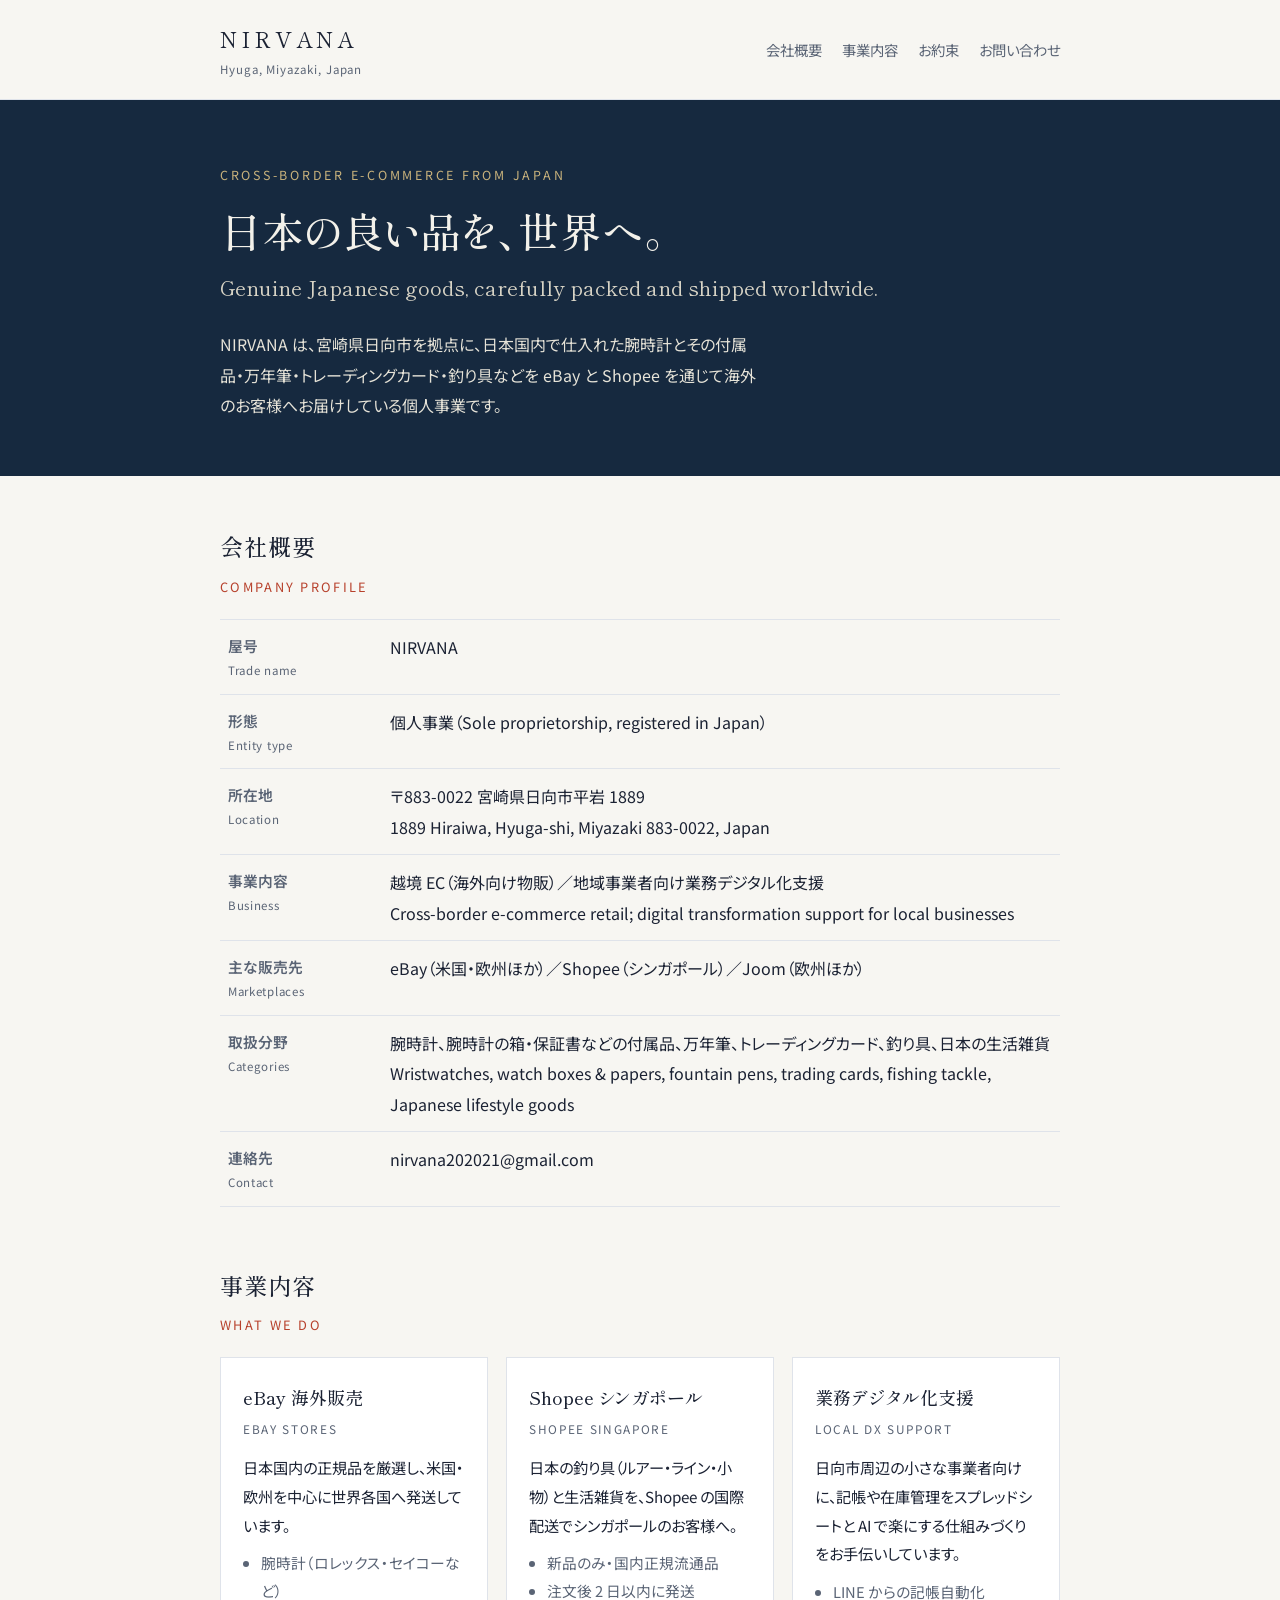
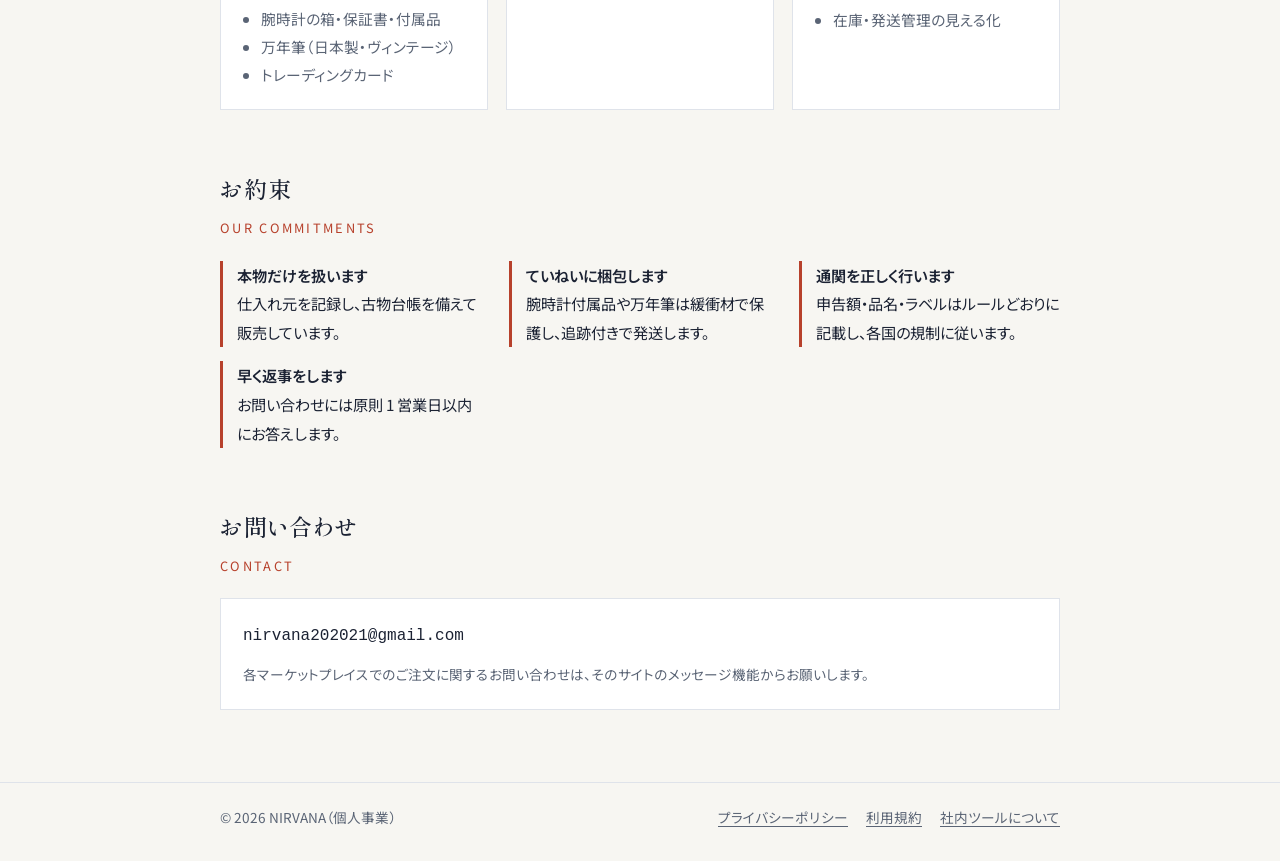
<file: index.html>
<!doctype html>
<html lang="ja">
<head>
<meta charset="utf-8">
<meta name="viewport" content="width=device-width, initial-scale=1, viewport-fit=cover">
<title>NIRVANA | 日本の良い品を、世界へ</title>
<meta name="description" content="NIRVANA は宮崎県日向市の個人事業です。eBay・Shopee を通じて日本の腕時計とその付属品・万年筆・トレーディングカード・釣り具などを海外のお客様へお届けしています。">
<link rel="preconnect" href="https://fonts.googleapis.com">
<link rel="preconnect" href="https://fonts.gstatic.com" crossorigin>
<link rel="stylesheet" href="https://fonts.googleapis.com/css2?family=Shippori+Mincho+B1:wght@500&family=Noto+Sans+JP:wght@400;600&display=swap">
<link rel="stylesheet" href="style.css">
</head>
<body>

<header class="site-head">
  <div class="wrap">
    <a class="brand" href="./">NIRVANA<small>Hyuga, Miyazaki, Japan</small></a>
    <nav class="site-nav" aria-label="ページ内">
      <a href="#about">会社概要</a>
      <a href="#business">事業内容</a>
      <a href="#promise">お約束</a>
      <a href="#contact">お問い合わせ</a>
    </nav>
  </div>
</header>

<section class="hero">
  <div class="wrap">
    <p class="eyebrow">Cross-border e-commerce from Japan</p>
    <h1>日本の良い品を、世界へ。</h1>
    <p class="sub">Genuine Japanese goods, carefully packed and shipped worldwide.</p>
    <p class="lead">NIRVANA は、宮崎県日向市を拠点に、日本国内で仕入れた腕時計とその付属品・万年筆・トレーディングカード・釣り具などを eBay と Shopee を通じて海外のお客様へお届けしている個人事業です。</p>
  </div>
</section>

<main>
  <div class="wrap">

    <section id="about">
      <h2>会社概要</h2>
      <p class="en">Company profile</p>
      <table class="profile">
        <tr><th>屋号<span>Trade name</span></th><td>NIRVANA</td></tr>
        <tr><th>形態<span>Entity type</span></th><td>個人事業（Sole proprietorship, registered in Japan）</td></tr>
        <tr><th>所在地<span>Location</span></th><td>〒883-0022 宮崎県日向市平岩 1889<br>1889 Hiraiwa, Hyuga-shi, Miyazaki 883-0022, Japan</td></tr>
        <tr><th>事業内容<span>Business</span></th><td>越境 EC（海外向け物販）／地域事業者向け業務デジタル化支援<br>Cross-border e-commerce retail; digital transformation support for local businesses</td></tr>
        <tr><th>主な販売先<span>Marketplaces</span></th><td>eBay（米国・欧州ほか）／Shopee（シンガポール）／Joom（欧州ほか）</td></tr>
        <tr><th>取扱分野<span>Categories</span></th><td>腕時計、腕時計の箱・保証書などの付属品、万年筆、トレーディングカード、釣り具、日本の生活雑貨<br>Wristwatches, watch boxes &amp; papers, fountain pens, trading cards, fishing tackle, Japanese lifestyle goods</td></tr>
        <tr><th>連絡先<span>Contact</span></th><td>nirvana202021@gmail.com</td></tr>
      </table>
    </section>

    <section id="business">
      <h2>事業内容</h2>
      <p class="en">What we do</p>
      <div class="cards">
        <article class="card">
          <h3>eBay 海外販売</h3>
          <p class="en">eBay stores</p>
          <p>日本国内の正規品を厳選し、米国・欧州を中心に世界各国へ発送しています。</p>
          <ul>
            <li>腕時計（ロレックス・セイコーなど）</li>
            <li>腕時計の箱・保証書・付属品</li>
            <li>万年筆（日本製・ヴィンテージ）</li>
            <li>トレーディングカード</li>
          </ul>
        </article>
        <article class="card">
          <h3>Shopee シンガポール</h3>
          <p class="en">Shopee Singapore</p>
          <p>日本の釣り具（ルアー・ライン・小物）と生活雑貨を、Shopee の国際配送でシンガポールのお客様へ。</p>
          <ul>
            <li>新品のみ・国内正規流通品</li>
            <li>注文後 2 日以内に発送</li>
          </ul>
        </article>
        <article class="card">
          <h3>業務デジタル化支援</h3>
          <p class="en">Local DX support</p>
          <p>日向市周辺の小さな事業者向けに、記帳や在庫管理をスプレッドシートと AI で楽にする仕組みづくりをお手伝いしています。</p>
          <ul>
            <li>LINE からの記帳自動化</li>
            <li>在庫・発送管理の見える化</li>
          </ul>
        </article>
      </div>
    </section>

    <section id="promise">
      <h2>お約束</h2>
      <p class="en">Our commitments</p>
      <ul class="promise">
        <li><b>本物だけを扱います</b>仕入れ元を記録し、古物台帳を備えて販売しています。</li>
        <li><b>ていねいに梱包します</b>腕時計付属品や万年筆は緩衝材で保護し、追跡付きで発送します。</li>
        <li><b>通関を正しく行います</b>申告額・品名・ラベルはルールどおりに記載し、各国の規制に従います。</li>
        <li><b>早く返事をします</b>お問い合わせには原則 1 営業日以内にお答えします。</li>
      </ul>
    </section>

    <section id="contact">
      <h2>お問い合わせ</h2>
      <p class="en">Contact</p>
      <div class="contact">
        <code>nirvana202021@gmail.com</code>
        <p class="note">各マーケットプレイスでのご注文に関するお問い合わせは、そのサイトのメッセージ機能からお願いします。</p>
      </div>
    </section>

  </div>
</main>

<footer class="site-foot">
  <div class="wrap">
    <div>© 2026 NIRVANA（個人事業）</div>
    <nav aria-label="規約など">
      <a href="privacy.html">プライバシーポリシー</a>
      <a href="terms.html">利用規約</a>
      <a href="uploader.html">社内ツールについて</a>
    </nav>
  </div>
</footer>

</body>
</html>
</file>
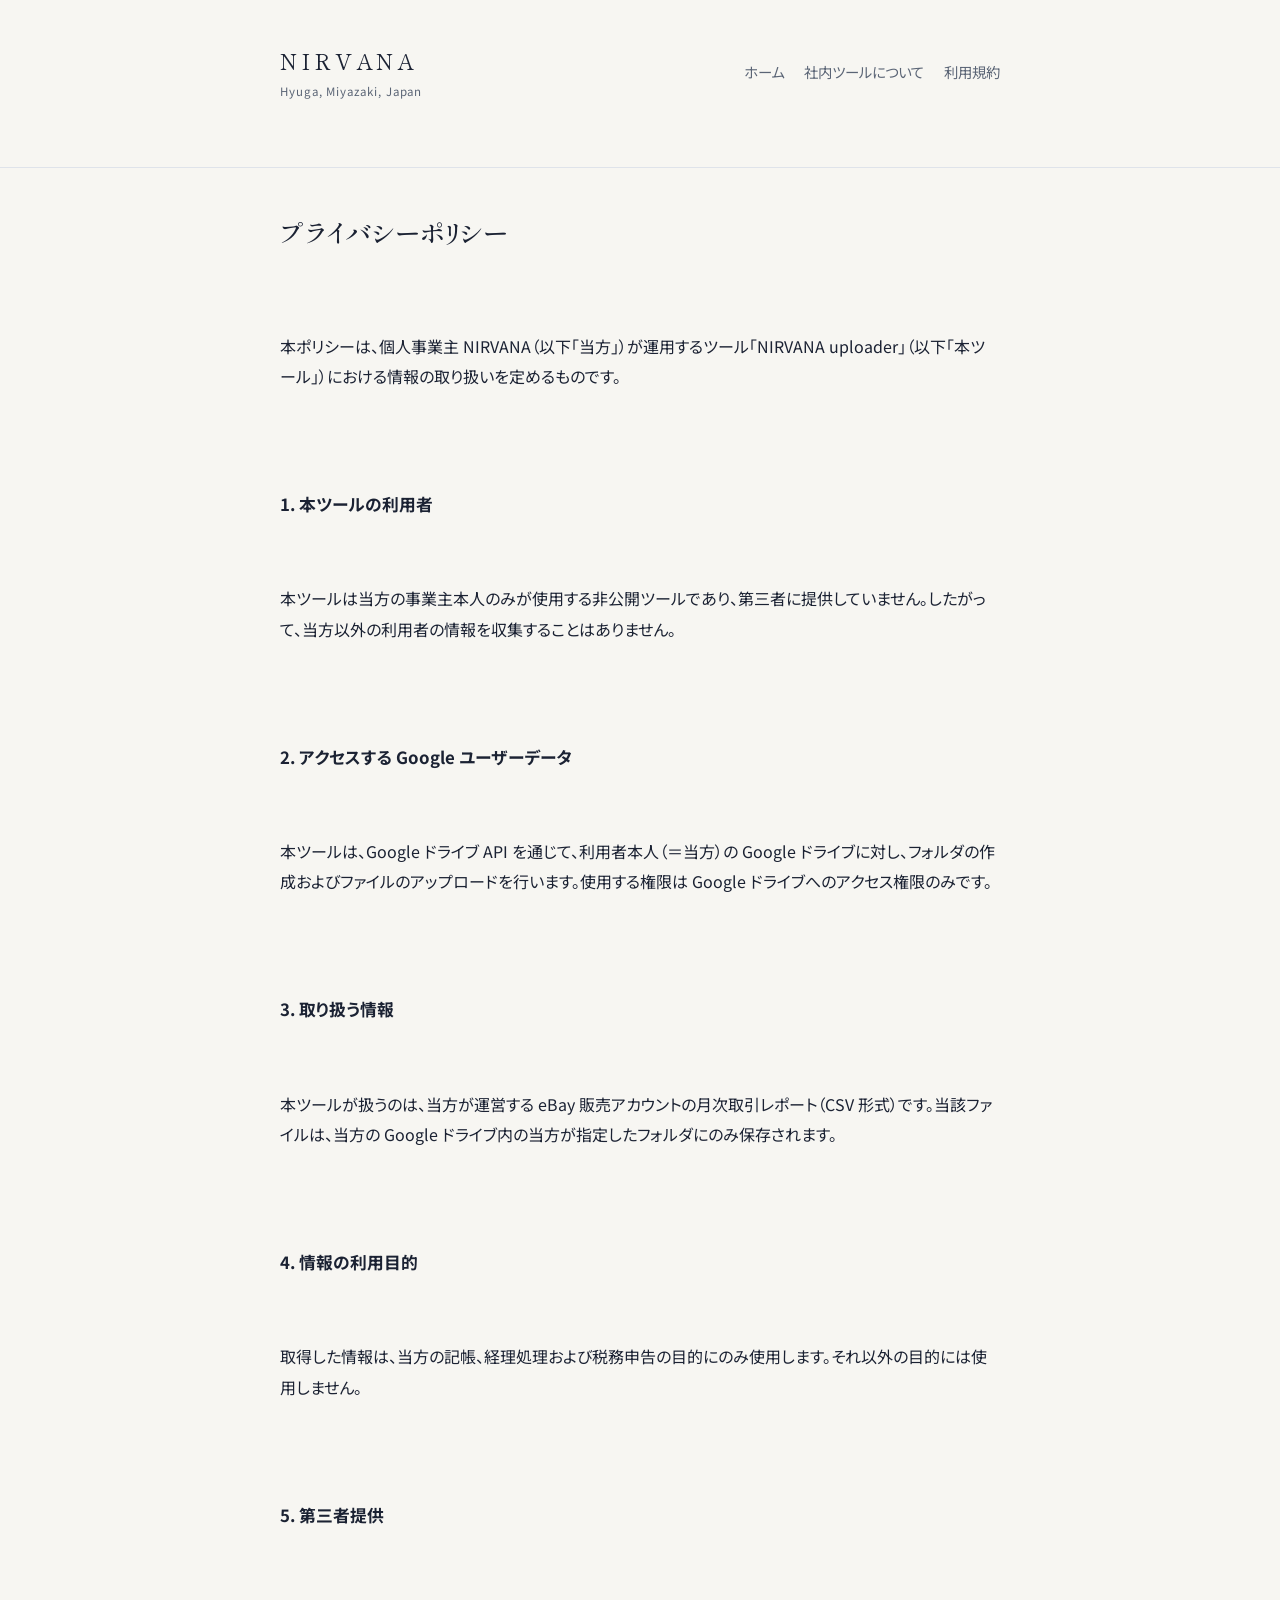
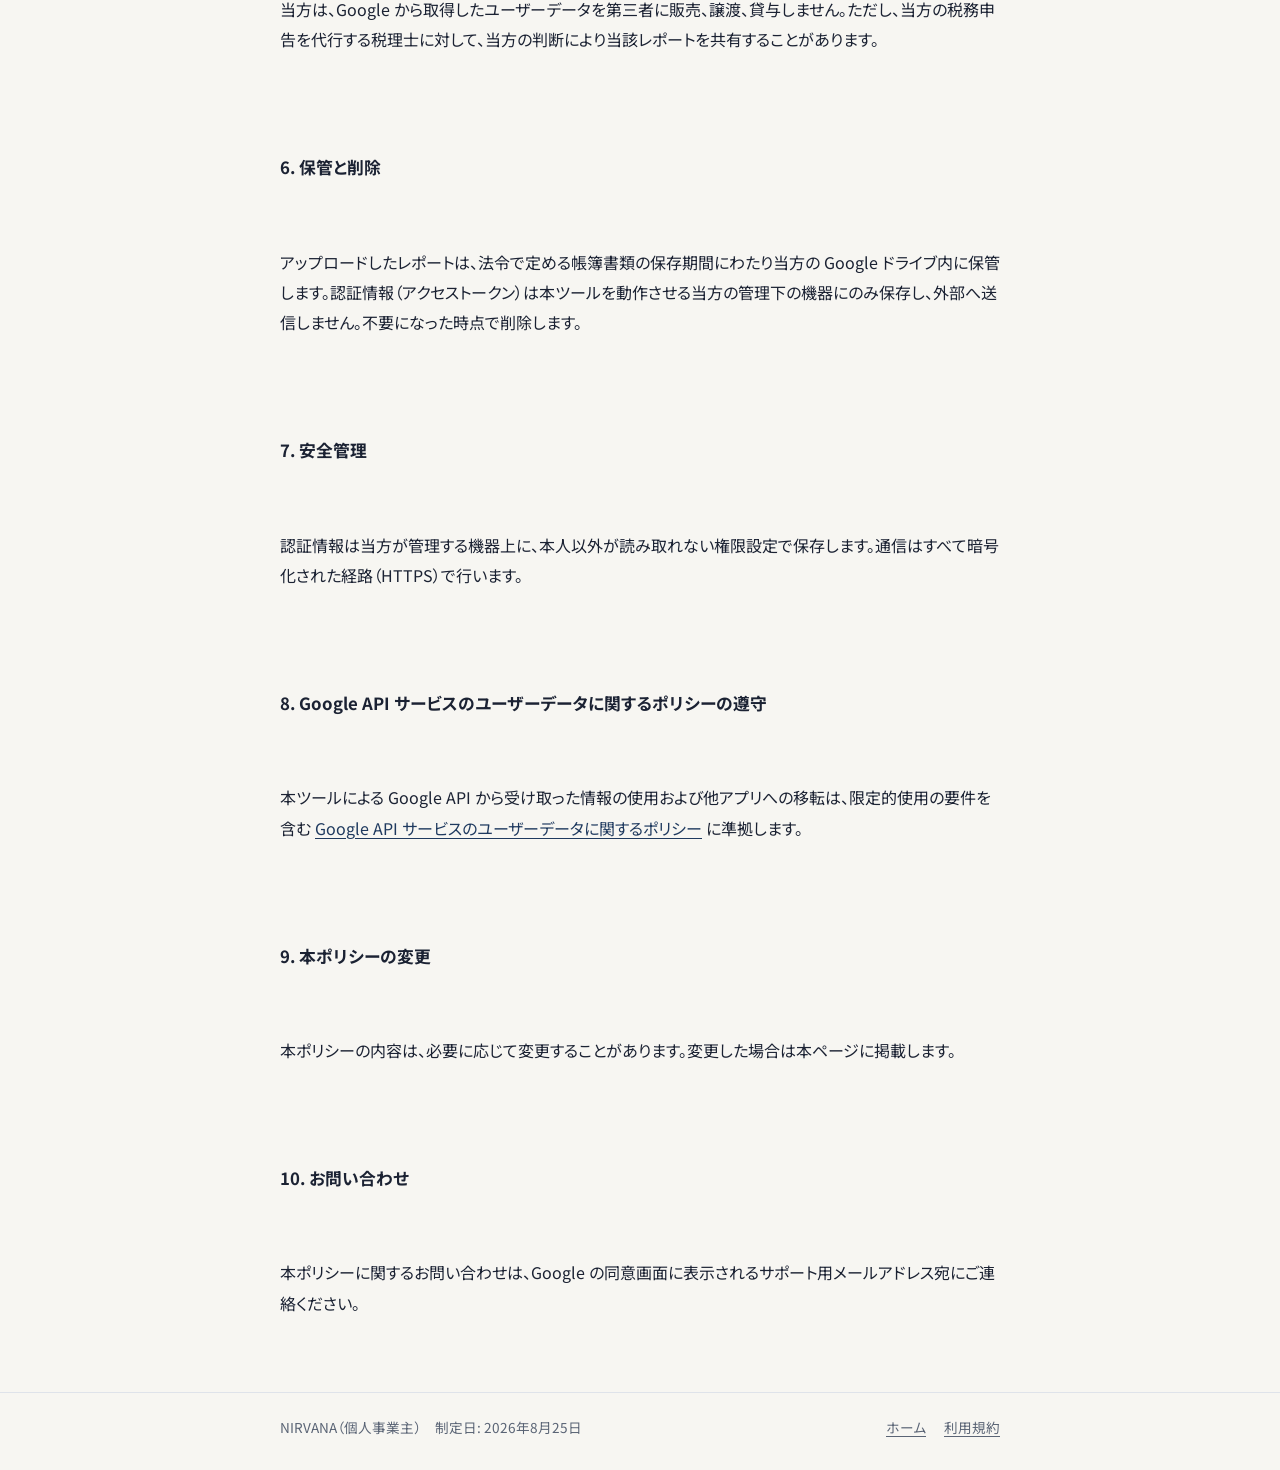
<file: privacy.html>
<!doctype html>
<html lang="ja">
<head>
<meta charset="utf-8">
<meta name="viewport" content="width=device-width, initial-scale=1, viewport-fit=cover">
<meta name="robots" content="noindex, nofollow">
<title>プライバシーポリシー | NIRVANA uploader</title>
<link rel="stylesheet" href="https://fonts.googleapis.com/css2?family=Shippori+Mincho+B1:wght@500&family=Noto+Sans+JP:wght@400;600&display=swap">
<link rel="stylesheet" href="style.css">
</head>
<body class="doc">
<header class="site-head">
  <div class="wrap">
    <a class="brand" href="./">NIRVANA<small>Hyuga, Miyazaki, Japan</small></a>
    <nav class="site-nav"><a href="./">ホーム</a><a href="uploader.html">社内ツールについて</a><a href="terms.html">利用規約</a></nav>
  </div>
</header>
<main><div class="wrap">
<h1>プライバシーポリシー</h1>
<p>本ポリシーは、個人事業主 NIRVANA（以下「当方」）が運用するツール「NIRVANA uploader」（以下「本ツール」）における情報の取り扱いを定めるものです。</p>

<h2>1. 本ツールの利用者</h2>
<p>本ツールは当方の事業主本人のみが使用する非公開ツールであり、第三者に提供していません。したがって、当方以外の利用者の情報を収集することはありません。</p>

<h2>2. アクセスする Google ユーザーデータ</h2>
<p>本ツールは、Google ドライブ API を通じて、利用者本人（＝当方）の Google ドライブに対し、フォルダの作成およびファイルのアップロードを行います。使用する権限は Google ドライブへのアクセス権限のみです。</p>

<h2>3. 取り扱う情報</h2>
<p>本ツールが扱うのは、当方が運営する eBay 販売アカウントの月次取引レポート（CSV 形式）です。当該ファイルは、当方の Google ドライブ内の当方が指定したフォルダにのみ保存されます。</p>

<h2>4. 情報の利用目的</h2>
<p>取得した情報は、当方の記帳、経理処理および税務申告の目的にのみ使用します。それ以外の目的には使用しません。</p>

<h2>5. 第三者提供</h2>
<p>当方は、Google から取得したユーザーデータを第三者に販売、譲渡、貸与しません。ただし、当方の税務申告を代行する税理士に対して、当方の判断により当該レポートを共有することがあります。</p>

<h2>6. 保管と削除</h2>
<p>アップロードしたレポートは、法令で定める帳簿書類の保存期間にわたり当方の Google ドライブ内に保管します。認証情報（アクセストークン）は本ツールを動作させる当方の管理下の機器にのみ保存し、外部へ送信しません。不要になった時点で削除します。</p>

<h2>7. 安全管理</h2>
<p>認証情報は当方が管理する機器上に、本人以外が読み取れない権限設定で保存します。通信はすべて暗号化された経路（HTTPS）で行います。</p>

<h2>8. Google API サービスのユーザーデータに関するポリシーの遵守</h2>
<p>本ツールによる Google API から受け取った情報の使用および他アプリへの移転は、限定的使用の要件を含む <a href="https://developers.google.com/terms/api-services-user-data-policy" rel="noopener">Google API サービスのユーザーデータに関するポリシー</a> に準拠します。</p>

<h2>9. 本ポリシーの変更</h2>
<p>本ポリシーの内容は、必要に応じて変更することがあります。変更した場合は本ページに掲載します。</p>

<h2>10. お問い合わせ</h2>
<p>本ポリシーに関するお問い合わせは、Google の同意画面に表示されるサポート用メールアドレス宛にご連絡ください。</p>

</div></main>
<footer class="site-foot">
  <div class="wrap">
    <div>NIRVANA（個人事業主）　制定日: 2026年8月25日</div>
    <nav><a href="./">ホーム</a><a href="terms.html">利用規約</a></nav>
  </div>
</footer>
</body>
</html>
</file>
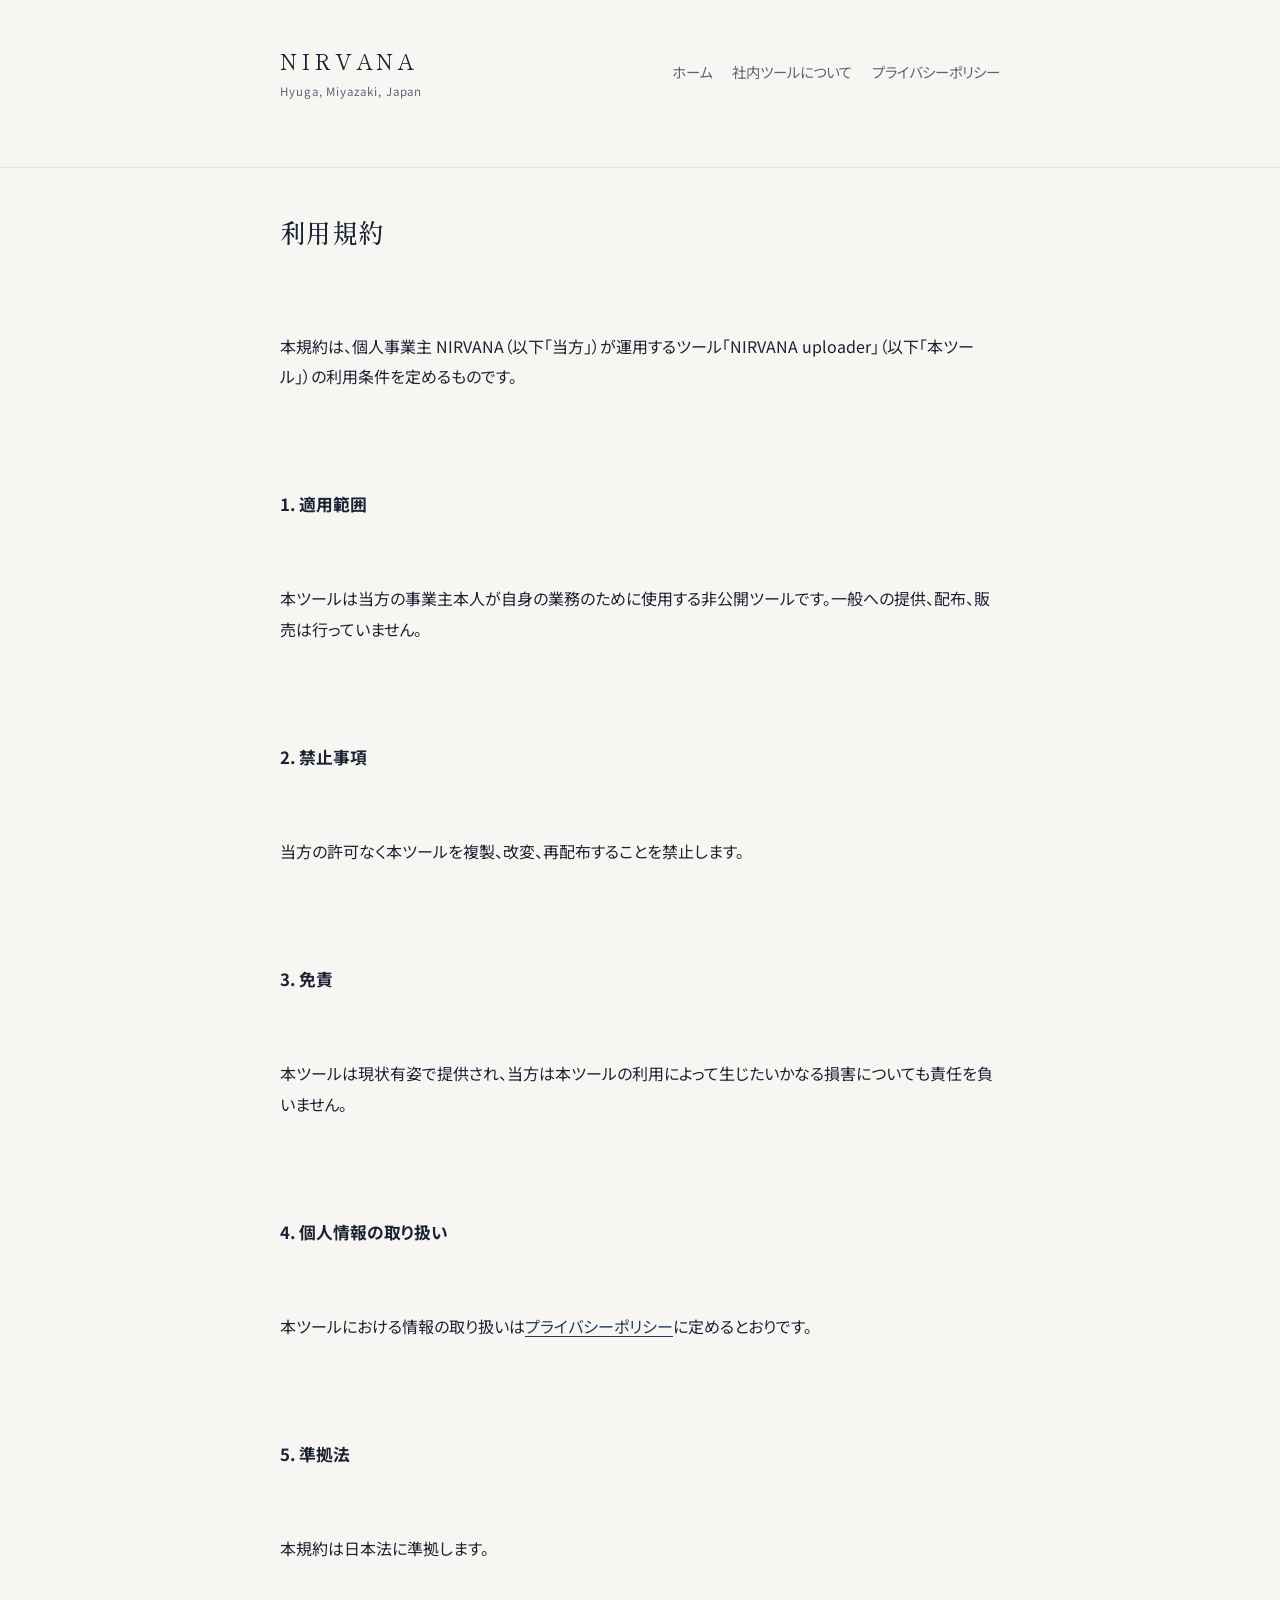
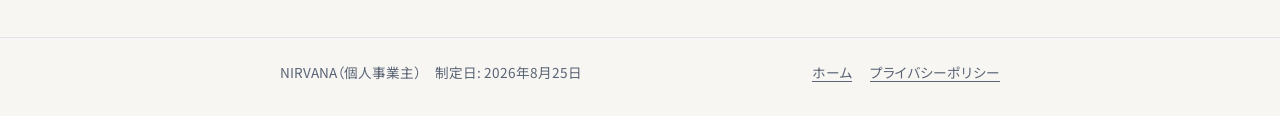
<file: terms.html>
<!doctype html>
<html lang="ja">
<head>
<meta charset="utf-8">
<meta name="viewport" content="width=device-width, initial-scale=1, viewport-fit=cover">
<meta name="robots" content="noindex, nofollow">
<title>利用規約 | NIRVANA uploader</title>
<link rel="stylesheet" href="https://fonts.googleapis.com/css2?family=Shippori+Mincho+B1:wght@500&family=Noto+Sans+JP:wght@400;600&display=swap">
<link rel="stylesheet" href="style.css">
</head>
<body class="doc">
<header class="site-head">
  <div class="wrap">
    <a class="brand" href="./">NIRVANA<small>Hyuga, Miyazaki, Japan</small></a>
    <nav class="site-nav"><a href="./">ホーム</a><a href="uploader.html">社内ツールについて</a><a href="privacy.html">プライバシーポリシー</a></nav>
  </div>
</header>
<main><div class="wrap">
<h1>利用規約</h1>
<p>本規約は、個人事業主 NIRVANA（以下「当方」）が運用するツール「NIRVANA uploader」（以下「本ツール」）の利用条件を定めるものです。</p>

<h2>1. 適用範囲</h2>
<p>本ツールは当方の事業主本人が自身の業務のために使用する非公開ツールです。一般への提供、配布、販売は行っていません。</p>

<h2>2. 禁止事項</h2>
<p>当方の許可なく本ツールを複製、改変、再配布することを禁止します。</p>

<h2>3. 免責</h2>
<p>本ツールは現状有姿で提供され、当方は本ツールの利用によって生じたいかなる損害についても責任を負いません。</p>

<h2>4. 個人情報の取り扱い</h2>
<p>本ツールにおける情報の取り扱いは<a href="privacy.html">プライバシーポリシー</a>に定めるとおりです。</p>

<h2>5. 準拠法</h2>
<p>本規約は日本法に準拠します。</p>

</div></main>
<footer class="site-foot">
  <div class="wrap">
    <div>NIRVANA（個人事業主）　制定日: 2026年8月25日</div>
    <nav><a href="./">ホーム</a><a href="privacy.html">プライバシーポリシー</a></nav>
  </div>
</footer>
</body>
</html>
</file>
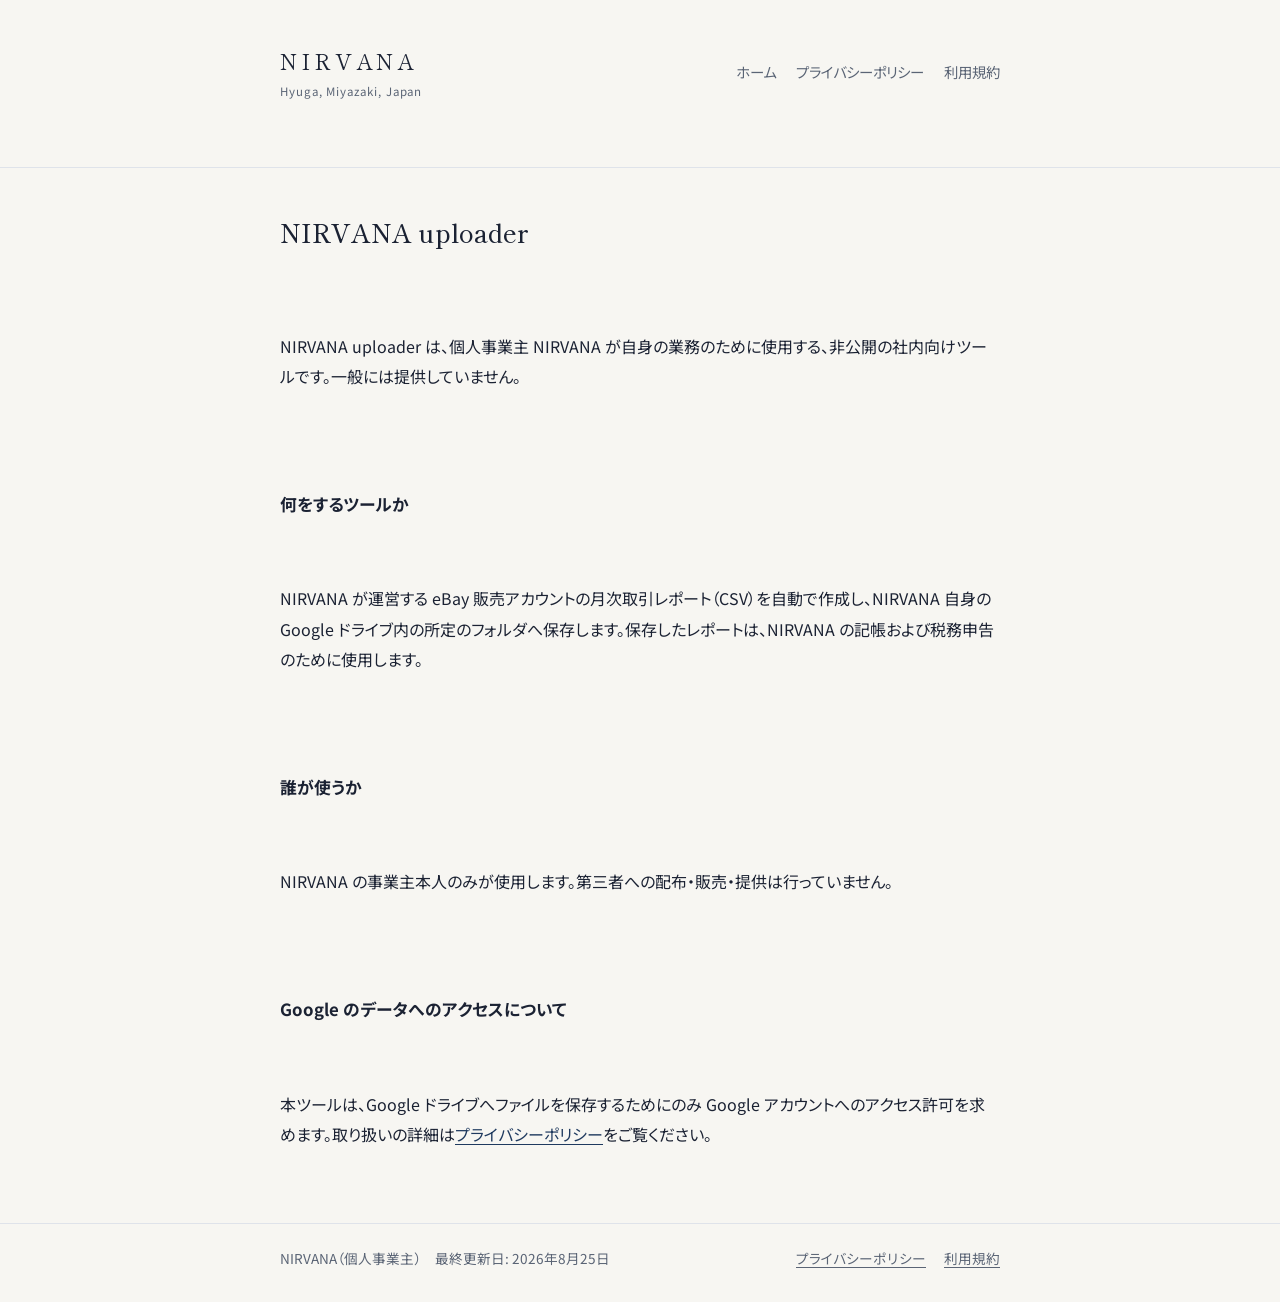
<file: uploader.html>
<!doctype html>
<html lang="ja">
<head>
<meta charset="utf-8">
<meta name="viewport" content="width=device-width, initial-scale=1, viewport-fit=cover">
<meta name="robots" content="noindex, nofollow">
<title>NIRVANA uploader</title>
<link rel="stylesheet" href="https://fonts.googleapis.com/css2?family=Shippori+Mincho+B1:wght@500&family=Noto+Sans+JP:wght@400;600&display=swap">
<link rel="stylesheet" href="style.css">
</head>
<body class="doc">

<header class="site-head">
  <div class="wrap">
    <a class="brand" href="./">NIRVANA<small>Hyuga, Miyazaki, Japan</small></a>
    <nav class="site-nav"><a href="./">ホーム</a><a href="privacy.html">プライバシーポリシー</a><a href="terms.html">利用規約</a></nav>
  </div>
</header>

<main><div class="wrap">
<h1>NIRVANA uploader</h1>

<p>NIRVANA uploader は、個人事業主 NIRVANA が自身の業務のために使用する、非公開の社内向けツールです。一般には提供していません。</p>

<h2>何をするツールか</h2>
<p>NIRVANA が運営する eBay 販売アカウントの月次取引レポート（CSV）を自動で作成し、NIRVANA 自身の Google ドライブ内の所定のフォルダへ保存します。保存したレポートは、NIRVANA の記帳および税務申告のために使用します。</p>

<h2>誰が使うか</h2>
<p>NIRVANA の事業主本人のみが使用します。第三者への配布・販売・提供は行っていません。</p>

<h2>Google のデータへのアクセスについて</h2>
<p>本ツールは、Google ドライブへファイルを保存するためにのみ Google アカウントへのアクセス許可を求めます。取り扱いの詳細は<a href="privacy.html">プライバシーポリシー</a>をご覧ください。</p>
</div></main>

<footer class="site-foot">
  <div class="wrap">
    <div>NIRVANA（個人事業主）　最終更新日: 2026年8月25日</div>
    <nav><a href="privacy.html">プライバシーポリシー</a><a href="terms.html">利用規約</a></nav>
  </div>
</footer>
</body>
</html>
</file>
<file: style.css>
/* NIRVANA site — 共通スタイル
   レイアウト: 1カラム・最大 880px、藍色(インディゴ)と和紙色の2色＋朱の差し色 */
:root {
  --paper: #f7f6f2;
  --ink: #1b2233;
  --indigo: #1f3a5f;
  --indigo-deep: #16293f;
  --mist: #dfe3ea;
  --muted: #5a6475;
  --vermilion: #b7412c;
  --card: #ffffff;
  --display: "Shippori Mincho B1", "Hiragino Mincho ProN", "Yu Mincho", serif;
  --body: "Noto Sans JP", "Hiragino Sans", "Yu Gothic", system-ui, sans-serif;
  color-scheme: light;
}
@media (prefers-color-scheme: dark) {
  :root:not([data-theme="light"]) {
    --paper: #121722; --ink: #e8eaf0; --indigo: #9db4d6; --indigo-deep: #0d1420;
    --mist: #2a3344; --muted: #a3acbc; --vermilion: #e07a62; --card: #1a2130; color-scheme: dark;
  }
}
:root[data-theme="dark"] {
  --paper: #121722; --ink: #e8eaf0; --indigo: #9db4d6; --indigo-deep: #0d1420;
  --mist: #2a3344; --muted: #a3acbc; --vermilion: #e07a62; --card: #1a2130; color-scheme: dark;
}
* { box-sizing: border-box; }
html { -webkit-text-size-adjust: 100%; }
body {
  margin: 0; background: var(--paper); color: var(--ink);
  font-family: var(--body); font-size: 16px; line-height: 1.9;
  font-feature-settings: "palt";
}
a { color: var(--indigo); text-underline-offset: .2em; }
a:focus-visible { outline: 2px solid var(--vermilion); outline-offset: 2px; }
.wrap {
  max-width: 880px; margin: 0 auto;
  padding-left: max(20px, env(safe-area-inset-left, 0px));
  padding-right: max(20px, env(safe-area-inset-right, 0px));
}

/* ヘッダー */
.site-head { border-bottom: 1px solid var(--mist); }
.site-head .wrap { display: flex; flex-wrap: wrap; align-items: center; justify-content: space-between; gap: 12px 24px; padding-block: 18px; }
.brand { font-family: var(--display); font-size: 1.35rem; letter-spacing: .18em; text-decoration: none; color: var(--ink); }
.brand small { display: block; font-family: var(--body); font-size: .72rem; letter-spacing: .08em; color: var(--muted); }
.site-nav { display: flex; flex-wrap: wrap; gap: 6px 20px; font-size: .9rem; }
.site-nav a { text-decoration: none; color: var(--muted); }
.site-nav a:hover { color: var(--indigo); }

/* ヒーロー */
.hero { background: var(--indigo-deep); color: #f3f1ea; }
.hero .wrap { padding-block: 64px 56px; }
.hero .eyebrow { font-size: .78rem; letter-spacing: .22em; text-transform: uppercase; color: #c9b27c; margin: 0 0 14px; }
.hero h1 { font-family: var(--display); font-weight: 500; font-size: clamp(1.7rem, 4.2vw, 2.6rem); line-height: 1.35; margin: 0 0 10px; text-wrap: balance; }
.hero .sub { font-family: var(--display); font-size: clamp(1.05rem, 2.2vw, 1.3rem); color: #d8d4c6; margin: 0 0 22px; }
.hero p.lead { max-width: 60ch; margin: 0; color: #e6e3d8; }

/* セクション */
main .wrap { padding-block: 48px 72px; display: grid; gap: 56px; }
section > h2 { font-family: var(--display); font-weight: 500; font-size: 1.45rem; margin: 0 0 6px; letter-spacing: .04em; }
section > .en { font-size: .8rem; letter-spacing: .18em; text-transform: uppercase; color: var(--vermilion); margin: 0 0 20px; }

/* 会社概要 表 */
.profile { width: 100%; border-collapse: collapse; }
.profile th, .profile td { text-align: left; vertical-align: top; padding: 12px 8px; border-top: 1px solid var(--mist); }
.profile tr:last-child th, .profile tr:last-child td { border-bottom: 1px solid var(--mist); }
.profile th { width: 11em; font-weight: 600; color: var(--muted); font-size: .92rem; white-space: nowrap; }
.profile th span { display: block; font-weight: 400; font-size: .72rem; letter-spacing: .06em; }
@media (max-width: 560px) {
  .profile th, .profile td { display: block; padding: 6px 0; border: 0; }
  .profile th { padding-top: 14px; border-top: 1px solid var(--mist); width: auto; }
  .profile tr:last-child td { border-bottom: 1px solid var(--mist); padding-bottom: 14px; }
}

/* 事業カード */
.cards { display: grid; grid-template-columns: repeat(auto-fit, minmax(215px, 1fr)); gap: 18px; }
.card { background: var(--card); border: 1px solid var(--mist); padding: 22px 22px 20px; min-width: 0; }
.card h3 { font-family: var(--display); font-weight: 500; font-size: 1.12rem; margin: 0 0 4px; }
.card .en { font-size: .74rem; letter-spacing: .14em; text-transform: uppercase; color: var(--muted); margin: 0 0 12px; }
.card p { margin: 0; font-size: .95rem; }
.card ul { margin: 10px 0 0; padding-left: 1.2em; font-size: .92rem; color: var(--muted); }

/* 約束 */
.promise { display: grid; grid-template-columns: repeat(auto-fit, minmax(220px, 1fr)); gap: 14px 28px; margin: 0; padding: 0; list-style: none; }
.promise li { border-left: 3px solid var(--vermilion); padding-left: 14px; font-size: .95rem; min-width: 0; }
.promise b { display: block; font-weight: 600; }

/* 連絡 */
.contact { background: var(--card); border: 1px solid var(--mist); padding: 22px; display: flex; flex-wrap: wrap; gap: 10px 32px; align-items: baseline; }
.contact code { font-family: ui-monospace, Menlo, monospace; font-size: 1rem; user-select: all; }
.contact .note { font-size: .85rem; color: var(--muted); margin: 0; }

/* 下層ページ（規約など） */
.doc .wrap { max-width: 760px; padding-block: 40px 64px; }
.doc h1 { font-family: var(--display); font-weight: 500; font-size: 1.6rem; margin: 0 0 18px; }
.doc h2 { font-size: 1.05rem; margin: 2rem 0 .4rem; }
.doc p { margin: 0 0 .6em; }

/* フッター */
.site-foot { border-top: 1px solid var(--mist); color: var(--muted); font-size: .85rem; }
.site-foot .wrap { padding-block: 22px 30px; display: flex; flex-wrap: wrap; gap: 8px 22px; justify-content: space-between; }
.site-foot nav { display: flex; flex-wrap: wrap; gap: 6px 18px; }
.site-foot a { color: var(--muted); }
@media (prefers-reduced-motion: no-preference) { a { transition: color .15s; } }
</file>
